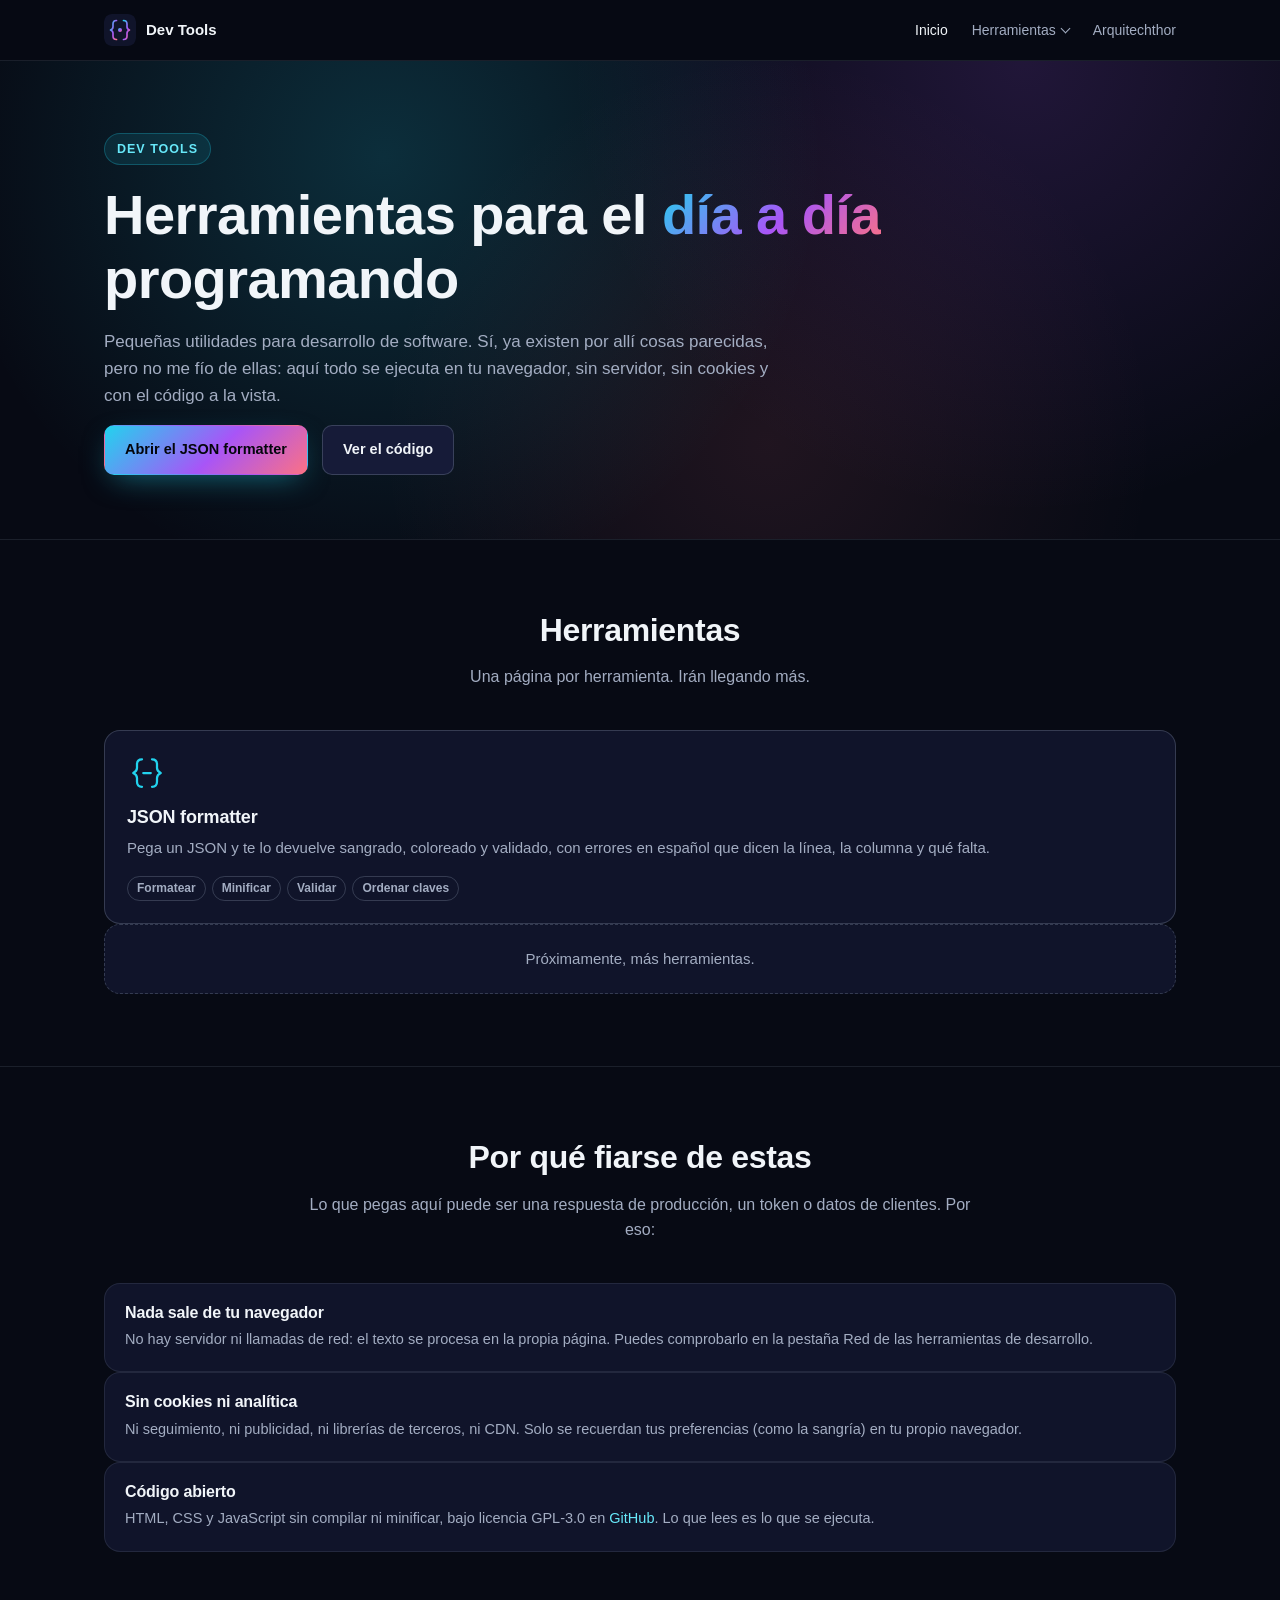
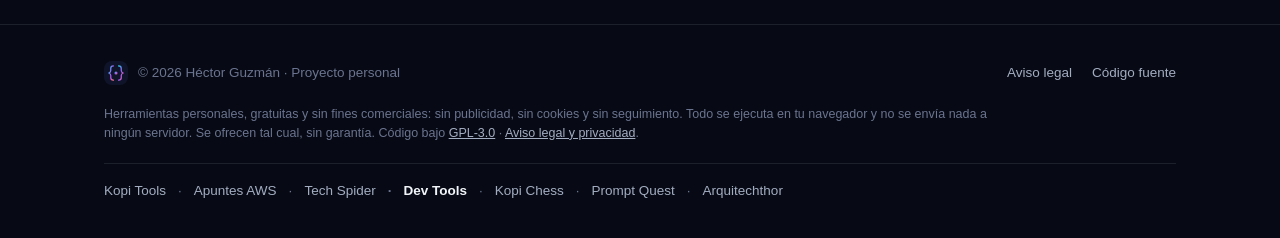
<file: index.html>
<!doctype html>
<html lang="es">
<head>
<meta charset="UTF-8">
<meta name="viewport" content="width=device-width, initial-scale=1.0">
<title>Dev Tools — herramientas para programar</title>
<meta name="description" content="Herramientas para el día a día en desarrollo de software que se ejecutan en tu navegador: sin servidor, sin cookies y con el código a la vista.">
<link rel="canonical" href="https://arquitechthor.github.io/dev-tools/">
<link rel="icon" type="image/svg+xml" href="assets/logo.svg">
<link rel="stylesheet" href="styles.css">
</head>
<body>
<a class="saltar" href="#contenido">Saltar al contenido</a>

<nav class="nav">
  <div class="nav-inner">
    <a class="nav-brand" href="index.html">
      <img class="nav-logo" src="assets/logo.svg" alt="" width="32" height="32">
      Dev Tools
    </a>
    <div class="nav-links">
      <a href="index.html" aria-current="page">Inicio</a>
      <div class="nav-menu">
        <button class="nav-menu-btn" type="button" aria-expanded="false">Herramientas</button>
        <div class="nav-submenu">
          <a href="json-formatter.html">JSON formatter</a>
        </div>
      </div>
      <a href="https://arquitechthor.github.io/">Arquitechthor</a>
    </div>
    <button class="nav-toggle" id="navToggle" aria-label="Abrir menú">☰</button>
  </div>
</nav>

<main id="contenido" tabindex="-1">
<section class="hero">
  <div class="container">
    <span class="eyebrow">Dev Tools</span>
    <h1>Herramientas para el <span class="gradient-text">día a día</span> programando</h1>
    <p class="hero-desc">Pequeñas utilidades para desarrollo de software. Sí, ya existen por allí cosas parecidas,
      pero no me fío de ellas: aquí todo se ejecuta en tu navegador, sin servidor, sin cookies y con el código a la vista.</p>
    <div class="hero-actions">
      <a class="btn btn-primary" href="json-formatter.html">Abrir el JSON formatter</a>
      <a class="btn btn-secondary" href="https://github.com/arquitechthor/dev-tools">Ver el código</a>
    </div>
  </div>
</section>

<section id="herramientas">
  <div class="container">
    <div class="section-head">
      <h2>Herramientas</h2>
      <p>Una página por herramienta. Irán llegando más.</p>
    </div>
    <div class="grid herramientas">
      <a class="herr-tarjeta" href="json-formatter.html">
        <svg class="herr-icono" viewBox="0 0 32 32" aria-hidden="true"><path d="M12 5c-3 0-4 1.5-4 4v3c0 2-1 3-3 4 2 1 3 2 3 4v3c0 2.5 1 4 4 4"/><path d="M20 5c3 0 4 1.5 4 4v3c0 2 1 3 3 4-2 1-3 2-3 4v3c0 2.5-1 4-4 4"/><path d="M13 16h6"/></svg>
        <h3>JSON formatter</h3>
        <p>Pega un JSON y te lo devuelve sangrado, coloreado y validado, con errores en español que dicen
          la línea, la columna y qué falta.</p>
        <span class="etiquetas"><span>Formatear</span><span>Minificar</span><span>Validar</span><span>Ordenar claves</span></span>
      </a>
      <div class="herr-tarjeta proxima" aria-hidden="true">
        <p>Próximamente, más herramientas.</p>
      </div>
    </div>
  </div>
</section>

<section id="por-que">
  <div class="container">
    <div class="section-head">
      <h2>Por qué fiarse de estas</h2>
      <p>Lo que pegas aquí puede ser una respuesta de producción, un token o datos de clientes. Por eso:</p>
    </div>
    <div class="grid puntos">
      <div class="punto"><h3>Nada sale de tu navegador</h3><p>No hay servidor ni llamadas de red: el texto se procesa en la propia página. Puedes comprobarlo en la pestaña Red de las herramientas de desarrollo.</p></div>
      <div class="punto"><h3>Sin cookies ni analítica</h3><p>Ni seguimiento, ni publicidad, ni librerías de terceros, ni CDN. Solo se recuerdan tus preferencias (como la sangría) en tu propio navegador.</p></div>
      <div class="punto"><h3>Código abierto</h3><p>HTML, CSS y JavaScript sin compilar ni minificar, bajo licencia GPL-3.0 en <a href="https://github.com/arquitechthor/dev-tools">GitHub</a>. Lo que lees es lo que se ejecuta.</p></div>
    </div>
  </div>
</section>
</main>

<footer>
  <div class="container">
    <div class="footer-top">
      <div class="footer-brand">
        <img class="nav-logo" src="assets/logo.svg" alt="" width="24" height="24" style="width:24px;height:24px;">
        © 2026 Héctor Guzmán · Proyecto personal
      </div>
      <div class="footer-links">
        <a href="aviso-legal.html">Aviso legal</a>
        <a href="https://github.com/arquitechthor/dev-tools">Código fuente</a>
      </div>
    </div>
    <p class="footer-legal">
      Herramientas personales, gratuitas y sin fines comerciales: sin publicidad, sin cookies y sin
      seguimiento. Todo se ejecuta en tu navegador y no se envía nada a ningún servidor. Se ofrecen tal
      cual, sin garantía. Código bajo
      <a href="https://www.gnu.org/licenses/gpl-3.0.html" rel="license">GPL-3.0</a>
      · <a href="aviso-legal.html">Aviso legal y privacidad</a>.
    </p>
    <nav class="footer-sitios" aria-label="Webs de Héctor Guzmán">
      <a href="https://kopitools.link">Kopi Tools</a>
      <a href="https://arquitechthor.github.io/aws-cert-study/">Apuntes AWS</a>
      <a href="https://arquitechthor.github.io/arquitechthor-spider/">Tech Spider</a>
      <a href="https://arquitechthor.github.io/dev-tools/" aria-current="true">Dev Tools</a>
      <a href="https://arquitechthor.github.io/#kopi-chess">Kopi Chess</a>
      <a href="https://arquitechthor.github.io/#prompt-quest">Prompt Quest</a>
      <a href="https://arquitechthor.github.io/">Arquitechthor</a>
    </nav>
  </div>
</footer>

<script src="assets/nav.js" defer></script>
</body>
</html>
</file>
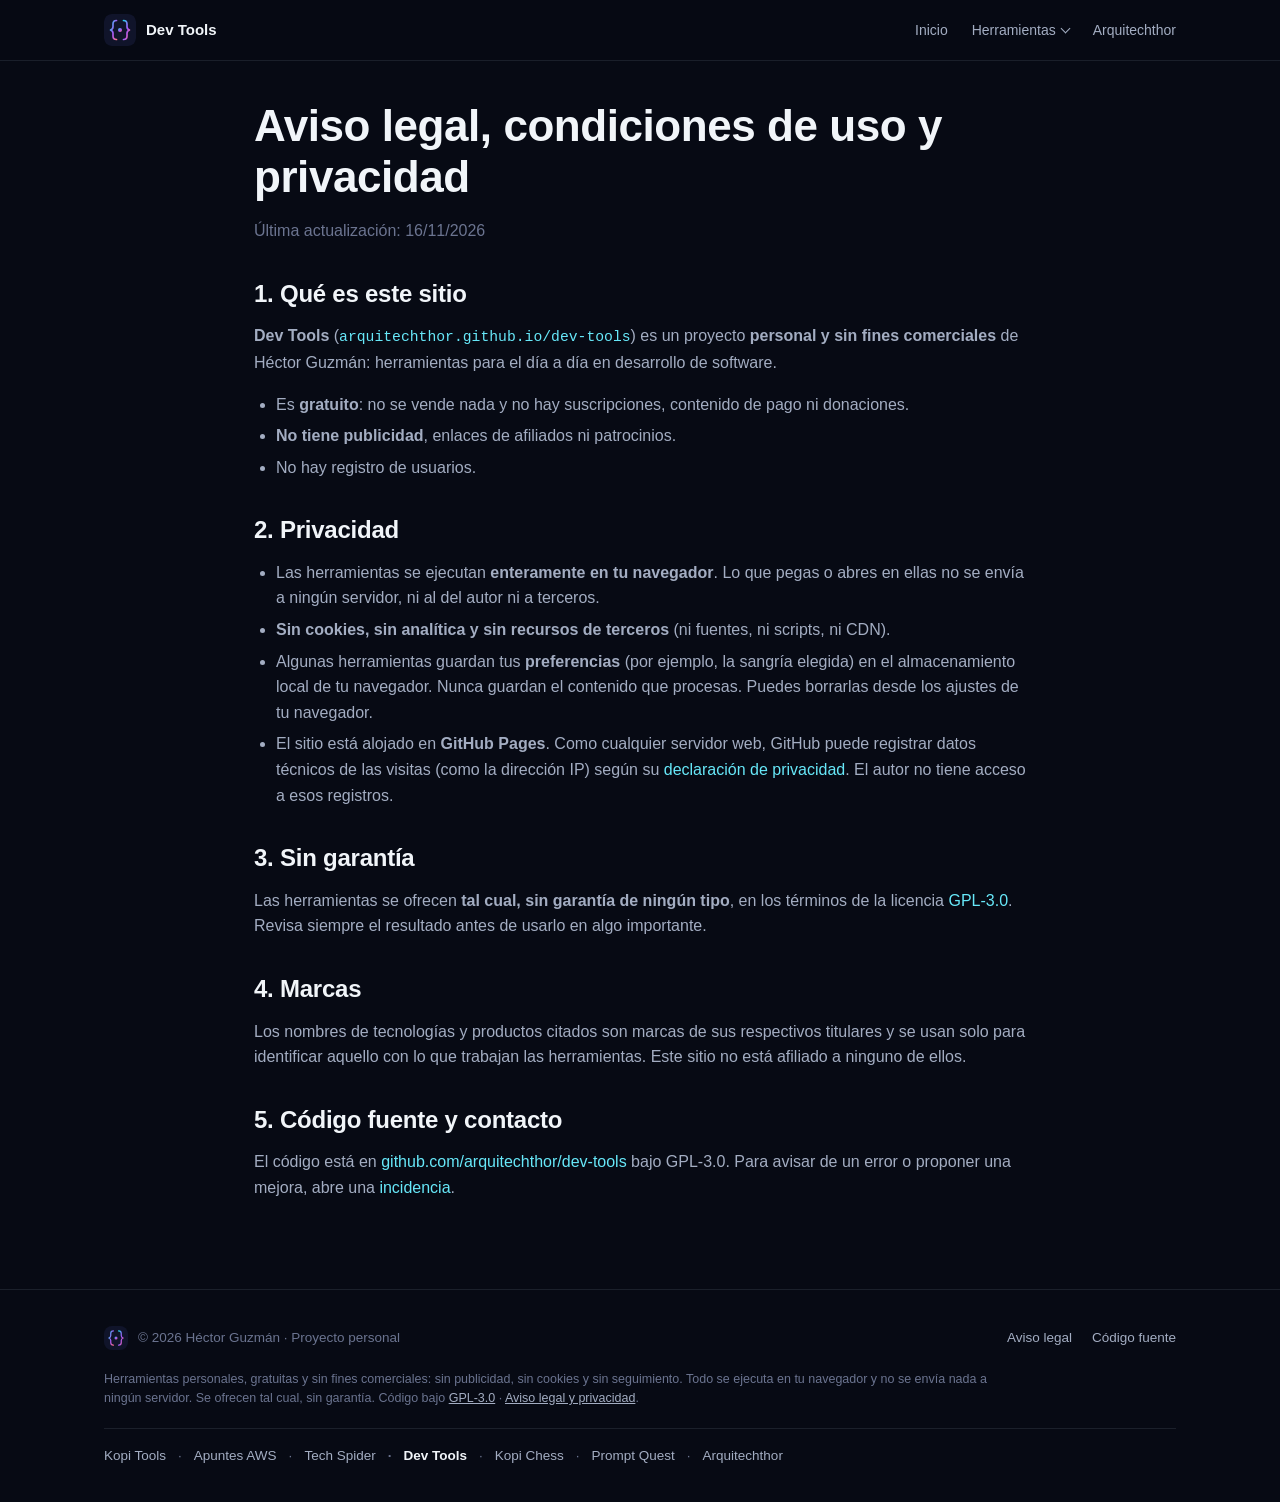
<file: aviso-legal.html>
<!doctype html>
<html lang="es">
<head>
<meta charset="UTF-8">
<meta name="viewport" content="width=device-width, initial-scale=1.0">
<title>Aviso legal y privacidad — Dev Tools</title>
<meta name="description" content="Condiciones de uso y privacidad de Dev Tools: herramientas que se ejecutan en tu navegador, sin cookies ni seguimiento.">
<link rel="canonical" href="https://arquitechthor.github.io/dev-tools/aviso-legal.html">
<link rel="icon" type="image/svg+xml" href="assets/logo.svg">
<link rel="stylesheet" href="styles.css">
</head>
<body>
<a class="saltar" href="#contenido">Saltar al contenido</a>

<nav class="nav">
  <div class="nav-inner">
    <a class="nav-brand" href="index.html">
      <img class="nav-logo" src="assets/logo.svg" alt="" width="32" height="32">
      Dev Tools
    </a>
    <div class="nav-links">
      <a href="index.html">Inicio</a>
      <div class="nav-menu">
        <button class="nav-menu-btn" type="button" aria-expanded="false">Herramientas</button>
        <div class="nav-submenu">
          <a href="json-formatter.html">JSON formatter</a>
        </div>
      </div>
      <a href="https://arquitechthor.github.io/">Arquitechthor</a>
    </div>
    <button class="nav-toggle" id="navToggle" aria-label="Abrir menú">☰</button>
  </div>
</nav>

<main id="contenido" tabindex="-1">
<section style="padding-top:40px">
  <div class="container doc">
    <h1>Aviso legal, condiciones de uso y privacidad</h1>
    <p class="text-faint">Última actualización: 16/11/2026</p>

    <h2 id="que-es">1. Qué es este sitio</h2>
    <p><strong>Dev Tools</strong> (<code>arquitechthor.github.io/dev-tools</code>) es un proyecto <strong>personal y sin fines
      comerciales</strong> de Héctor Guzmán: herramientas para el día a día en desarrollo de software.</p>
    <ul>
      <li>Es <strong>gratuito</strong>: no se vende nada y no hay suscripciones, contenido de pago ni donaciones.</li>
      <li><strong>No tiene publicidad</strong>, enlaces de afiliados ni patrocinios.</li>
      <li>No hay registro de usuarios.</li>
    </ul>

    <h2 id="privacidad">2. Privacidad</h2>
    <ul>
      <li>Las herramientas se ejecutan <strong>enteramente en tu navegador</strong>. Lo que pegas o abres en ellas
        no se envía a ningún servidor, ni al del autor ni a terceros.</li>
      <li><strong>Sin cookies, sin analítica y sin recursos de terceros</strong> (ni fuentes, ni scripts, ni CDN).</li>
      <li>Algunas herramientas guardan tus <strong>preferencias</strong> (por ejemplo, la sangría elegida) en el
        almacenamiento local de tu navegador. Nunca guardan el contenido que procesas. Puedes borrarlas desde los
        ajustes de tu navegador.</li>
      <li>El sitio está alojado en <strong>GitHub Pages</strong>. Como cualquier servidor web, GitHub puede registrar
        datos técnicos de las visitas (como la dirección IP) según su
        <a href="https://docs.github.com/es/site-policy/privacy-policies/github-general-privacy-statement">declaración de privacidad</a>.
        El autor no tiene acceso a esos registros.</li>
    </ul>

    <h2 id="garantia">3. Sin garantía</h2>
    <p>Las herramientas se ofrecen <strong>tal cual, sin garantía de ningún tipo</strong>, en los términos de la licencia
      <a href="https://www.gnu.org/licenses/gpl-3.0.html">GPL-3.0</a>. Revisa siempre el resultado antes de usarlo en
      algo importante.</p>

    <h2 id="marcas">4. Marcas</h2>
    <p>Los nombres de tecnologías y productos citados son marcas de sus respectivos titulares y se usan solo para
      identificar aquello con lo que trabajan las herramientas. Este sitio no está afiliado a ninguno de ellos.</p>

    <h2 id="codigo">5. Código fuente y contacto</h2>
    <p>El código está en <a href="https://github.com/arquitechthor/dev-tools">github.com/arquitechthor/dev-tools</a>
      bajo GPL-3.0. Para avisar de un error o proponer una mejora, abre una
      <a href="https://github.com/arquitechthor/dev-tools/issues">incidencia</a>.</p>
  </div>
</section>
</main>

<footer>
  <div class="container">
    <div class="footer-top">
      <div class="footer-brand">
        <img class="nav-logo" src="assets/logo.svg" alt="" width="24" height="24" style="width:24px;height:24px;">
        © 2026 Héctor Guzmán · Proyecto personal
      </div>
      <div class="footer-links">
        <a href="aviso-legal.html">Aviso legal</a>
        <a href="https://github.com/arquitechthor/dev-tools">Código fuente</a>
      </div>
    </div>
    <p class="footer-legal">
      Herramientas personales, gratuitas y sin fines comerciales: sin publicidad, sin cookies y sin
      seguimiento. Todo se ejecuta en tu navegador y no se envía nada a ningún servidor. Se ofrecen tal
      cual, sin garantía. Código bajo
      <a href="https://www.gnu.org/licenses/gpl-3.0.html" rel="license">GPL-3.0</a>
      · <a href="aviso-legal.html">Aviso legal y privacidad</a>.
    </p>
    <nav class="footer-sitios" aria-label="Webs de Héctor Guzmán">
      <a href="https://kopitools.link">Kopi Tools</a>
      <a href="https://arquitechthor.github.io/aws-cert-study/">Apuntes AWS</a>
      <a href="https://arquitechthor.github.io/arquitechthor-spider/">Tech Spider</a>
      <a href="https://arquitechthor.github.io/dev-tools/" aria-current="true">Dev Tools</a>
      <a href="https://arquitechthor.github.io/#kopi-chess">Kopi Chess</a>
      <a href="https://arquitechthor.github.io/#prompt-quest">Prompt Quest</a>
      <a href="https://arquitechthor.github.io/">Arquitechthor</a>
    </nav>
  </div>
</footer>

<script src="assets/nav.js" defer></script>
</body>
</html>
</file>
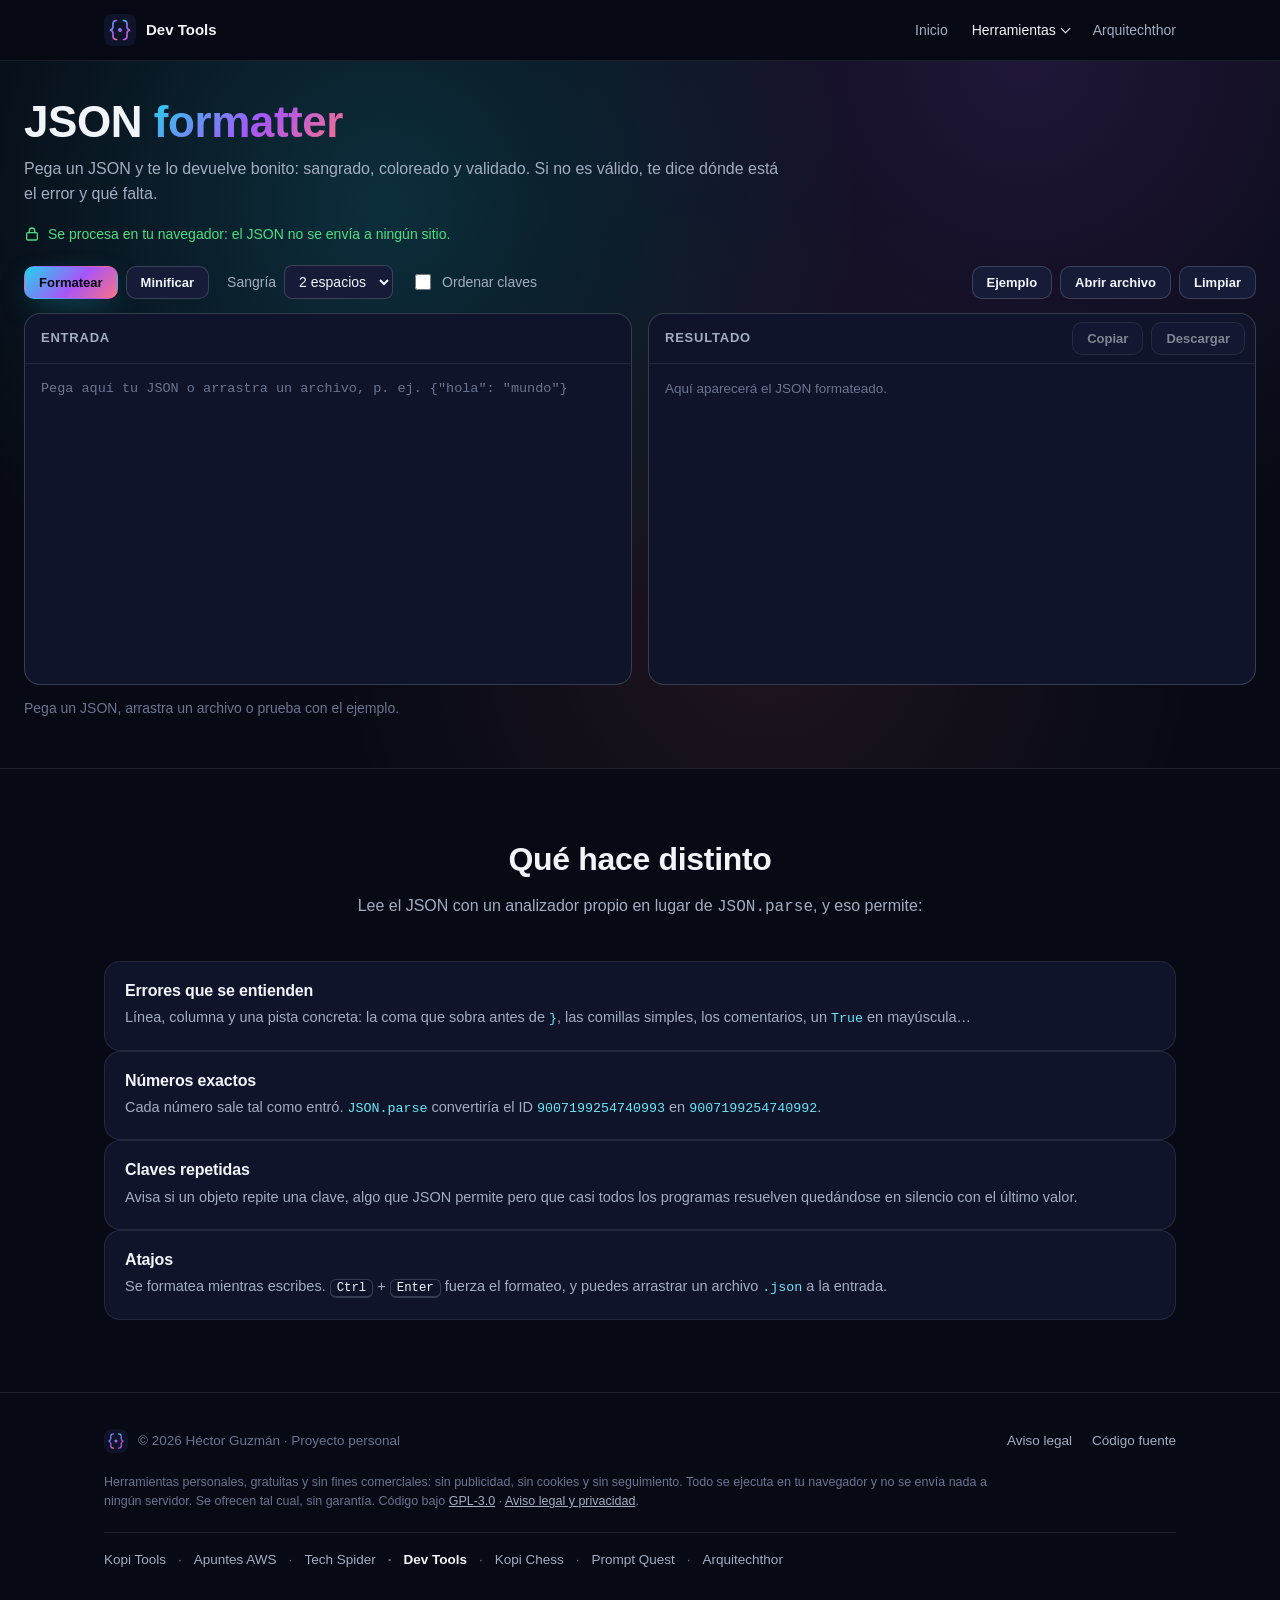
<file: json-formatter.html>
<!doctype html>
<html lang="es">
<head>
<meta charset="UTF-8">
<meta name="viewport" content="width=device-width, initial-scale=1.0">
<title>JSON formatter — Dev Tools</title>
<meta name="description" content="Formatea, minifica y valida JSON en tu navegador, con errores en español y sin redondear números grandes. Nada se envía a ningún servidor.">
<link rel="canonical" href="https://arquitechthor.github.io/dev-tools/json-formatter.html">
<link rel="icon" type="image/svg+xml" href="assets/logo.svg">
<link rel="stylesheet" href="styles.css">
</head>
<body>
<a class="saltar" href="#contenido">Saltar al contenido</a>

<nav class="nav">
  <div class="nav-inner">
    <a class="nav-brand" href="index.html">
      <img class="nav-logo" src="assets/logo.svg" alt="" width="32" height="32">
      Dev Tools
    </a>
    <div class="nav-links">
      <a href="index.html">Inicio</a>
      <div class="nav-menu">
        <button class="nav-menu-btn" type="button" aria-expanded="false">Herramientas</button>
        <div class="nav-submenu">
          <a href="json-formatter.html" aria-current="page">JSON formatter</a>
        </div>
      </div>
      <a href="https://arquitechthor.github.io/">Arquitechthor</a>
    </div>
    <button class="nav-toggle" id="navToggle" aria-label="Abrir menú">☰</button>
  </div>
</nav>

<main id="contenido" tabindex="-1">
<section class="herramienta">
  <div class="container ancho">
    <header class="herr-cab">
      <h1>JSON <span class="gradient-text">formatter</span></h1>
      <p>Pega un JSON y te lo devuelve bonito: sangrado, coloreado y validado. Si no es válido, te dice dónde
        está el error y qué falta.</p>
      <p class="privado"><svg viewBox="0 0 24 24" aria-hidden="true"><rect x="4" y="10" width="16" height="11" rx="2"/><path d="M8 10V7a4 4 0 0 1 8 0v3"/></svg> Se procesa en tu navegador: el JSON no se envía a ningún sitio.</p>
    </header>

    <div class="barra" role="toolbar" aria-label="Opciones del formateo">
      <div class="grupo">
        <button class="btn btn-primary btn-sm" type="button" data-accion="formatear" aria-pressed="true">Formatear</button>
        <button class="btn btn-primary btn-sm" type="button" data-accion="minificar" aria-pressed="false">Minificar</button>
      </div>
      <label>Sangría
        <select id="sangria">
          <option value="2">2 espacios</option>
          <option value="4">4 espacios</option>
          <option value="tab">Tabulador</option>
        </select>
      </label>
      <label><input type="checkbox" id="ordenar"> Ordenar claves</label>
      <div class="grupo derecha">
        <button class="btn btn-secondary btn-sm" type="button" data-accion="ejemplo">Ejemplo</button>
        <button class="btn btn-secondary btn-sm" type="button" data-accion="abrir">Abrir archivo</button>
        <button class="btn btn-secondary btn-sm" type="button" data-accion="limpiar">Limpiar</button>
        <input type="file" id="archivo" accept=".json,application/json,text/plain" hidden>
      </div>
    </div>

    <div class="paneles">
      <div class="panel">
        <div class="panel-cab"><label for="entrada">Entrada</label><span class="tam" id="tam-entrada"></span></div>
        <textarea id="entrada" spellcheck="false" autocomplete="off" autocapitalize="off" aria-describedby="estado"
          placeholder='Pega aquí tu JSON o arrastra un archivo, p. ej. {"hola": "mundo"}'></textarea>
      </div>
      <div class="panel">
        <div class="panel-cab">
          <span id="salida-titulo">Resultado</span>
          <div class="grupo">
            <button class="btn btn-secondary btn-sm" type="button" data-accion="copiar" disabled>Copiar</button>
            <button class="btn btn-secondary btn-sm" type="button" data-accion="descargar" disabled>Descargar</button>
          </div>
        </div>
        <div class="json-error" id="error" role="alert" hidden></div>
        <pre class="codigo vacia" tabindex="0" aria-labelledby="salida-titulo"><code id="salida"></code></pre>
      </div>
    </div>
    <p class="estado" id="estado" role="status" aria-live="polite"></p>
    <div class="json-avisos" id="avisos" hidden></div>
  </div>
</section>

<section id="como-funciona">
  <div class="container">
    <div class="section-head">
      <h2>Qué hace distinto</h2>
      <p>Lee el JSON con un analizador propio en lugar de <code>JSON.parse</code>, y eso permite:</p>
    </div>
    <div class="grid puntos">
      <div class="punto"><h3>Errores que se entienden</h3><p>Línea, columna y una pista concreta: la coma que sobra antes de <code>}</code>, las comillas simples, los comentarios, un <code>True</code> en mayúscula…</p></div>
      <div class="punto"><h3>Números exactos</h3><p>Cada número sale tal como entró. <code>JSON.parse</code> convertiría el ID <code>9007199254740993</code> en <code>9007199254740992</code>.</p></div>
      <div class="punto"><h3>Claves repetidas</h3><p>Avisa si un objeto repite una clave, algo que JSON permite pero que casi todos los programas resuelven quedándose en silencio con el último valor.</p></div>
      <div class="punto"><h3>Atajos</h3><p>Se formatea mientras escribes. <kbd>Ctrl</kbd> + <kbd>Enter</kbd> fuerza el formateo, y puedes arrastrar un archivo <code>.json</code> a la entrada.</p></div>
    </div>
  </div>
</section>
</main>

<footer>
  <div class="container">
    <div class="footer-top">
      <div class="footer-brand">
        <img class="nav-logo" src="assets/logo.svg" alt="" width="24" height="24" style="width:24px;height:24px;">
        © 2026 Héctor Guzmán · Proyecto personal
      </div>
      <div class="footer-links">
        <a href="aviso-legal.html">Aviso legal</a>
        <a href="https://github.com/arquitechthor/dev-tools">Código fuente</a>
      </div>
    </div>
    <p class="footer-legal">
      Herramientas personales, gratuitas y sin fines comerciales: sin publicidad, sin cookies y sin
      seguimiento. Todo se ejecuta en tu navegador y no se envía nada a ningún servidor. Se ofrecen tal
      cual, sin garantía. Código bajo
      <a href="https://www.gnu.org/licenses/gpl-3.0.html" rel="license">GPL-3.0</a>
      · <a href="aviso-legal.html">Aviso legal y privacidad</a>.
    </p>
    <nav class="footer-sitios" aria-label="Webs de Héctor Guzmán">
      <a href="https://kopitools.link">Kopi Tools</a>
      <a href="https://arquitechthor.github.io/aws-cert-study/">Apuntes AWS</a>
      <a href="https://arquitechthor.github.io/arquitechthor-spider/">Tech Spider</a>
      <a href="https://arquitechthor.github.io/dev-tools/" aria-current="true">Dev Tools</a>
      <a href="https://arquitechthor.github.io/#kopi-chess">Kopi Chess</a>
      <a href="https://arquitechthor.github.io/#prompt-quest">Prompt Quest</a>
      <a href="https://arquitechthor.github.io/">Arquitechthor</a>
    </nav>
  </div>
</footer>

<script src="assets/nav.js" defer></script>
<script src="assets/json.js" defer></script>
<script src="assets/json-formatter.js" defer></script>
</body>
</html>
</file>
<file: styles.css>
/* ============================================================
   Dev Tools — arquitechthor.github.io/dev-tools
   Paleta y componentes base copiados de Tech Spider (que vienen de aws-cert-study y kopi-web):
   los repos son independientes. Usa las variables de :root en vez de escribir colores a mano.
   ============================================================ */
:root {
  --bg: #070a14;
  --bg-alt: #0b0f20;
  --surface: #10142a;
  --surface-2: #161b38;
  --border: rgba(148, 163, 184, 0.14);
  --border-strong: rgba(148, 163, 184, 0.28);
  --text: #f1f5f9;
  --text-muted: #a3adc2;
  --text-faint: #6b7490;

  --cyan: #22d3ee;
  --cyan-strong: #67e8f9;
  --violet: #a855f7;
  --violet-strong: #c084fc;
  --magenta: #fb7185;
  --green: #4ade80;
  --amber: #fbbf24;

  --gradient-brand: linear-gradient(135deg, var(--cyan) 0%, var(--violet) 55%, var(--magenta) 100%);
  --gradient-radial: radial-gradient(circle at 30% 20%, rgba(34, 211, 238, 0.18), transparent 45%),
                     radial-gradient(circle at 80% 0%, rgba(168, 85, 247, 0.16), transparent 40%),
                     radial-gradient(circle at 60% 80%, rgba(251, 113, 133, 0.10), transparent 45%);

  --shadow-glow: 0 0 0 1px var(--border), 0 20px 60px -20px rgba(34, 211, 238, 0.25);
  --radius: 16px;
  --radius-sm: 10px;
  --font: -apple-system, BlinkMacSystemFont, "Segoe UI", Roboto, "Helvetica Neue", Arial, sans-serif;
  --font-mono: ui-monospace, SFMono-Regular, "SF Mono", Menlo, Consolas, monospace;
}

* { box-sizing: border-box; }
html { scroll-behavior: smooth; }

body {
  margin: 0;
  background: var(--bg);
  color: var(--text);
  font-family: var(--font);
  line-height: 1.6;
  -webkit-font-smoothing: antialiased;
  overflow-x: hidden;
}

a { color: var(--cyan-strong); text-decoration: none; }
a:hover { text-decoration: underline; }
:focus-visible { outline: 2px solid var(--cyan); outline-offset: 2px; }

img { max-width: 100%; display: block; }

/* "Saltar al contenido": primer elemento enfocable de cada página, visible solo con el foco. */
.saltar {
  position: absolute; left: 12px; top: -60px; z-index: 100; padding: 10px 16px; border-radius: 10px;
  background: var(--surface-2); color: var(--text); border: 1px solid var(--cyan); font-weight: 700;
}
.saltar:focus { top: 12px; text-decoration: none; }
main:focus { outline: none; }

/* Movimiento reducido: sin desplazamiento suave, transiciones ni animaciones en toda la web. */
@media (prefers-reduced-motion: reduce) {
  html { scroll-behavior: auto; }
  *, *::before, *::after { animation-duration: 0.01ms !important; animation-iteration-count: 1 !important; transition-duration: 0.01ms !important; }
}

.container {
  max-width: 1120px;
  margin: 0 auto;
  padding: 0 24px;
}
@media (max-width: 560px) { .container { padding: 0 16px; } }

section { padding: 72px 0; position: relative; }
section + section { border-top: 1px solid var(--border); }

.eyebrow {
  display: inline-block;
  font-size: 12.5px;
  font-weight: 700;
  letter-spacing: 0.08em;
  text-transform: uppercase;
  color: var(--cyan-strong);
  background: rgba(34, 211, 238, 0.1);
  border: 1px solid rgba(34, 211, 238, 0.25);
  padding: 5px 12px;
  border-radius: 999px;
  margin-bottom: 18px;
}

h1, h2, h3 { line-height: 1.15; margin: 0 0 16px; font-weight: 800; letter-spacing: -0.01em; }
h1 { font-size: clamp(30px, 5vw, 44px); }
h2 { font-size: clamp(24px, 3.4vw, 32px); }
h3 { font-size: 18px; }
p { color: var(--text-muted); margin: 0 0 16px; }

.section-head { max-width: 680px; margin: 0 auto 40px; text-align: center; }
.section-head p { font-size: 16px; }

.gradient-text {
  background: var(--gradient-brand);
  -webkit-background-clip: text;
  background-clip: text;
  color: transparent;
}

/* ── Nav ─────────────────────────────────────────────────── */
.nav {
  position: sticky;
  top: 0;
  z-index: 50;
  backdrop-filter: blur(10px);
  background: rgba(7, 10, 20, 0.82);
  border-bottom: 1px solid var(--border);
}
.nav-inner {
  display: flex;
  align-items: center;
  justify-content: space-between;
  padding: 14px 24px;
  max-width: 1120px;
  margin: 0 auto;
  position: relative;
}
.nav-brand { display: flex; align-items: center; gap: 10px; font-weight: 800; font-size: 15px; color: var(--text); }
.nav-brand:hover { text-decoration: none; }
.nav-logo {
  width: 32px; height: 32px; border-radius: 8px;
  object-fit: cover; flex-shrink: 0;
}
.nav-links { display: flex; align-items: center; gap: 24px; }
.nav-links a { color: var(--text-muted); font-size: 14px; font-weight: 500; }
.nav-links a:hover, .nav-links a[aria-current] { color: var(--text); text-decoration: none; }
.nav-toggle { display: none; }

/* Submenú desplegable ("Juegos"), lo abre assets/nav.js. */
.nav-menu { position: relative; }
.nav-menu-btn {
  display: inline-flex; align-items: center; gap: 6px; background: none; border: 0; padding: 0;
  font: inherit; color: var(--text-muted); font-size: 14px; font-weight: 500; cursor: pointer;
}
.nav-menu-btn::after { content: ""; width: 6px; height: 6px; border: solid currentColor; border-width: 0 1.5px 1.5px 0; transform: translateY(-2px) rotate(45deg); transition: transform .2s; }
.nav-menu.is-open .nav-menu-btn::after { transform: translateY(1px) rotate(-135deg); }
.nav-menu-btn:hover, .nav-menu-btn.is-actual, .nav-menu.is-open .nav-menu-btn { color: var(--text); }
.nav-submenu {
  display: none; position: absolute; top: calc(100% + 12px); left: -14px; min-width: 170px; z-index: 60;
  flex-direction: column; gap: 2px; padding: 8px; background: var(--surface);
  border: 1px solid var(--border-strong); border-radius: 12px; box-shadow: 0 16px 40px -12px rgba(0, 0, 0, 0.6);
}
.nav-menu.is-open .nav-submenu { display: flex; }
.nav-links .nav-submenu a { padding: 8px 10px; border-radius: 8px; }
.nav-links .nav-submenu a:hover, .nav-links .nav-submenu a[aria-current] { background: var(--surface-2); }

@media (max-width: 760px) {
  .nav-submenu { position: static; min-width: 0; margin-top: 8px; padding: 0 0 0 12px; background: none; border: 0; border-left: 1px solid var(--border-strong); border-radius: 0; box-shadow: none; }
  .nav-links .nav-submenu a { padding: 6px 8px; }
  .nav-links .nav-submenu a:hover, .nav-links .nav-submenu a[aria-current] { background: none; }
}

@media (max-width: 760px) {
  .nav-inner { padding: 12px 16px; }
  .nav-links { display: none; }
  .nav-links.nav-links-open {
    display: flex; flex-direction: column; align-items: flex-start; gap: 14px;
    position: absolute; top: 58px; right: 16px;
    background: var(--surface); border: 1px solid var(--border);
    border-radius: 12px; padding: 16px 20px;
  }
  .nav-toggle {
    display: inline-flex; background: none; border: 1px solid var(--border-strong);
    color: var(--text); border-radius: 8px; padding: 8px 10px; cursor: pointer;
  }
}

/* ── Buttons ─────────────────────────────────────────────── */
.btn {
  display: inline-flex; align-items: center; gap: 8px;
  padding: 12px 20px; border-radius: 10px; font-size: 14.5px; font-weight: 700;
  border: 1px solid transparent; cursor: pointer; white-space: nowrap; font-family: inherit;
  transition: transform .15s ease, box-shadow .15s ease, opacity .15s ease;
}
.btn:hover { text-decoration: none; }
.btn-primary {
  background: var(--gradient-brand); color: #04060c;
  box-shadow: 0 10px 30px -10px rgba(34, 211, 238, 0.5);
}
.btn-primary:hover { transform: translateY(-1px); box-shadow: 0 14px 34px -10px rgba(168, 85, 247, 0.55); }
.btn-secondary {
  background: var(--surface-2); color: var(--text); border-color: var(--border-strong);
}
.btn-secondary:hover { border-color: var(--cyan); }
.btn-sm { padding: 8px 14px; font-size: 13px; }
.btn[hidden] { display: none; }
.btn[disabled] { opacity: 0.5; cursor: default; transform: none; }

/* ── Hero ────────────────────────────────────────────────── */
.hero {
  padding: 72px 0 64px;
  background: var(--gradient-radial), var(--bg);
  border-top: none;
}
.hero h1 { font-size: clamp(34px, 6vw, 56px); }
.hero-desc { font-size: 17px; max-width: 680px; }
.hero-actions { display: flex; gap: 14px; flex-wrap: wrap; margin-top: 8px; }

/* ── Footer ──────────────────────────────────────────────── */
footer { padding: 36px 0; border-top: 1px solid var(--border); }
.footer-top { display: flex; align-items: center; justify-content: space-between; flex-wrap: wrap; gap: 16px; }
.footer-brand { display: flex; align-items: center; gap: 10px; font-size: 13.5px; color: var(--text-faint); }
.footer-links { display: flex; gap: 8px 20px; flex-wrap: wrap; }
.footer-links a { font-size: 13.5px; color: var(--text-muted); }
.footer-legal { margin: 20px 0 0; font-size: 12.5px; color: var(--text-faint); line-height: 1.55; max-width: 900px; }
.footer-legal a { color: var(--text-muted); text-decoration: underline; }
/* Línea común de webs al final del pie (igual en kopi-web, aws-cert-study, arquitechthor.github.io y Tech Spider) */
.footer-sitios {
  flex-basis: 100%; display: flex; flex-wrap: wrap; align-items: center; gap: 8px 12px;
  margin-top: 20px; padding-top: 16px; border-top: 1px solid var(--border); font-size: 13.5px;
}
.footer-sitios a { color: var(--text-muted); }
.footer-sitios a + a::before { content: "·"; display: inline-block; margin-right: 12px; color: var(--text-faint); }
.footer-sitios a[aria-current] { color: var(--text); font-weight: 600; }

/* ── Utilities ───────────────────────────────────────────── */
.center { text-align: center; }
.text-faint { color: var(--text-faint); }
.visually-hidden {
  position: absolute !important; width: 1px; height: 1px; padding: 0; margin: -1px;
  overflow: hidden; clip: rect(0 0 0 0); white-space: nowrap; border: 0;
}

/* ── Portada (index.html) ────────────────────────────────── */
.herramientas { grid-template-columns: repeat(auto-fill, minmax(min(300px, 100%), 1fr)); }
.herr-tarjeta {
  display: flex; flex-direction: column; gap: 8px; padding: 22px; color: var(--text);
  background: var(--surface); border: 1px solid var(--border-strong); border-radius: var(--radius);
  transition: border-color .2s, transform .2s;
}
.herr-tarjeta:hover { border-color: var(--cyan); transform: translateY(-2px); text-decoration: none; }
.herr-tarjeta h3 { margin: 6px 0 0; }
.herr-tarjeta p { margin: 0; font-size: 15px; }
.herr-icono { width: 40px; height: 40px; fill: none; stroke: var(--cyan); stroke-width: 1.8; stroke-linecap: round; stroke-linejoin: round; }
.etiquetas { display: flex; flex-wrap: wrap; gap: 6px; margin-top: auto; padding-top: 8px; }
.etiquetas span { font-size: 12px; font-weight: 600; color: var(--text-muted); padding: 2px 9px; border: 1px solid var(--border-strong); border-radius: 999px; }
.proxima { border-style: dashed; justify-content: center; text-align: center; color: var(--text-faint); }
.proxima:hover { transform: none; border-color: var(--border-strong); }
.puntos { grid-template-columns: repeat(auto-fit, minmax(min(240px, 100%), 1fr)); }
.punto { padding: 20px; background: var(--surface); border: 1px solid var(--border); border-radius: var(--radius); }
.punto h3 { font-size: 16px; margin-bottom: 6px; }
.punto p { margin: 0; font-size: 14.5px; }

/* ── Herramienta (json-formatter.html) ───────────────────── */
.herramienta { padding: 36px 0 48px; background: var(--gradient-radial), var(--bg); }
.container.ancho { max-width: 1400px; }
.herr-cab h1 { margin-bottom: 8px; }
.herr-cab p { max-width: 760px; }
.privado { display: inline-flex; align-items: center; gap: 8px; font-size: 14px; color: var(--green); margin: 0 0 20px; }
.privado svg { width: 16px; height: 16px; fill: none; stroke: currentColor; stroke-width: 2; stroke-linecap: round; stroke-linejoin: round; flex-shrink: 0; }

.barra { display: flex; flex-wrap: wrap; align-items: center; gap: 10px 18px; margin-bottom: 14px; }
.grupo { display: flex; flex-wrap: wrap; gap: 8px; }
.grupo.derecha { margin-left: auto; }
.barra label { display: inline-flex; align-items: center; gap: 8px; font-size: 14px; color: var(--text-muted); }
.barra select {
  font: inherit; font-size: 14px; color: var(--text); background: var(--surface-2);
  border: 1px solid var(--border-strong); border-radius: 8px; padding: 7px 10px;
}
.barra input[type="checkbox"] { width: 16px; height: 16px; accent-color: var(--violet); }
.btn[aria-pressed="false"] { background: var(--surface-2); color: var(--text); border-color: var(--border-strong); box-shadow: none; }
.btn[aria-pressed="false"]:hover { border-color: var(--cyan); transform: none; }

.paneles { display: grid; grid-template-columns: 1fr 1fr; gap: 16px; }
@media (max-width: 900px) { .paneles { grid-template-columns: 1fr; } .grupo.derecha { margin-left: 0; } }
.panel { display: flex; flex-direction: column; min-width: 0; background: var(--surface); border: 1px solid var(--border-strong); border-radius: var(--radius); overflow: hidden; }
.panel-cab { display: flex; align-items: center; justify-content: space-between; gap: 10px; min-height: 50px; padding: 8px 10px 8px 16px; border-bottom: 1px solid var(--border); font-size: 13px; font-weight: 700; letter-spacing: .06em; text-transform: uppercase; color: var(--text-muted); }
.panel-cab .grupo { letter-spacing: normal; text-transform: none; }
.panel-cab .tam { font-weight: 500; letter-spacing: normal; text-transform: none; color: var(--text-faint); }

.codigo, #entrada {
  font-family: var(--font-mono); font-size: 13.5px; line-height: 1.6; tab-size: 4;
}
#entrada {
  flex: 1; width: 100%; height: 62vh; min-height: 320px; margin: 0; padding: 14px 16px; resize: vertical;
  color: var(--text); background: transparent; border: 0; outline: none; white-space: pre; overflow: auto;
}
#entrada::placeholder { color: var(--text-faint); }
#entrada.soltando { background: rgba(34, 211, 238, 0.06); box-shadow: inset 0 0 0 2px var(--cyan); }
.panel:focus-within { border-color: var(--cyan); }

.codigo { flex: 1; height: 62vh; min-height: 320px; margin: 0; padding: 14px 16px 14px 0; overflow: auto; color: var(--text); counter-reset: ln; }
.codigo .ln::before {
  counter-increment: ln; content: counter(ln); display: inline-block; width: 4.2em; padding-right: 1.2em;
  text-align: right; color: var(--text-faint); opacity: .6;
}
.codigo.sin-color, .codigo.minificado { padding-left: 16px; }
.codigo.minificado { white-space: pre-wrap; word-break: break-all; }
.codigo.minificado .ln::before { display: none; }
.codigo.vacia::before { content: attr(data-vacia); display: block; padding-left: 16px; font-family: var(--font); color: var(--text-faint); }
.j-k { color: var(--cyan-strong); }
.j-s { color: var(--green); }
.j-n { color: var(--amber); }
.j-b { color: var(--violet-strong); }
.j-z { color: var(--magenta); }
.j-p { color: var(--text-faint); }

.json-error { margin: 12px; padding: 14px 16px; border-radius: var(--radius-sm); border: 1px solid color-mix(in srgb, var(--magenta) 55%, transparent); background: color-mix(in srgb, var(--magenta) 9%, transparent); }
.json-error[hidden], .json-avisos[hidden] { display: none; }
.json-error p { margin: 0 0 10px; color: var(--text); font-size: 14.5px; }
.json-error-trozo { margin: 0 0 12px; padding: 10px 12px; overflow-x: auto; font-family: var(--font-mono); font-size: 13px; line-height: 1.5; color: var(--text-muted); background: var(--bg); border-radius: 8px; }

.estado { margin: 12px 0 0; font-size: 14px; color: var(--text-faint); }
.estado.ok { color: var(--green); }
.estado.mal { color: var(--magenta); }
.json-avisos { margin-top: 12px; padding: 12px 16px; border-radius: var(--radius-sm); border: 1px solid color-mix(in srgb, var(--amber) 50%, transparent); background: color-mix(in srgb, var(--amber) 8%, transparent); font-size: 14px; color: var(--text-muted); }
.json-avisos strong { color: var(--amber); }
.json-avisos ul { margin: 6px 0 0; padding-left: 18px; }
.enlace { background: none; border: 0; padding: 0; font: inherit; color: var(--cyan-strong); cursor: pointer; text-decoration: underline; }

.doc { max-width: 820px; }
.doc h2 { margin-top: 36px; font-size: 24px; }
.doc ul { color: var(--text-muted); padding-left: 22px; }
.doc li { margin-bottom: 6px; }
.doc code, .punto code { font-family: var(--font-mono); font-size: .92em; color: var(--cyan-strong); }
kbd { font-family: var(--font-mono); font-size: .85em; padding: 1px 6px; border: 1px solid var(--border-strong); border-bottom-width: 2px; border-radius: 6px; color: var(--text); }
</file>
